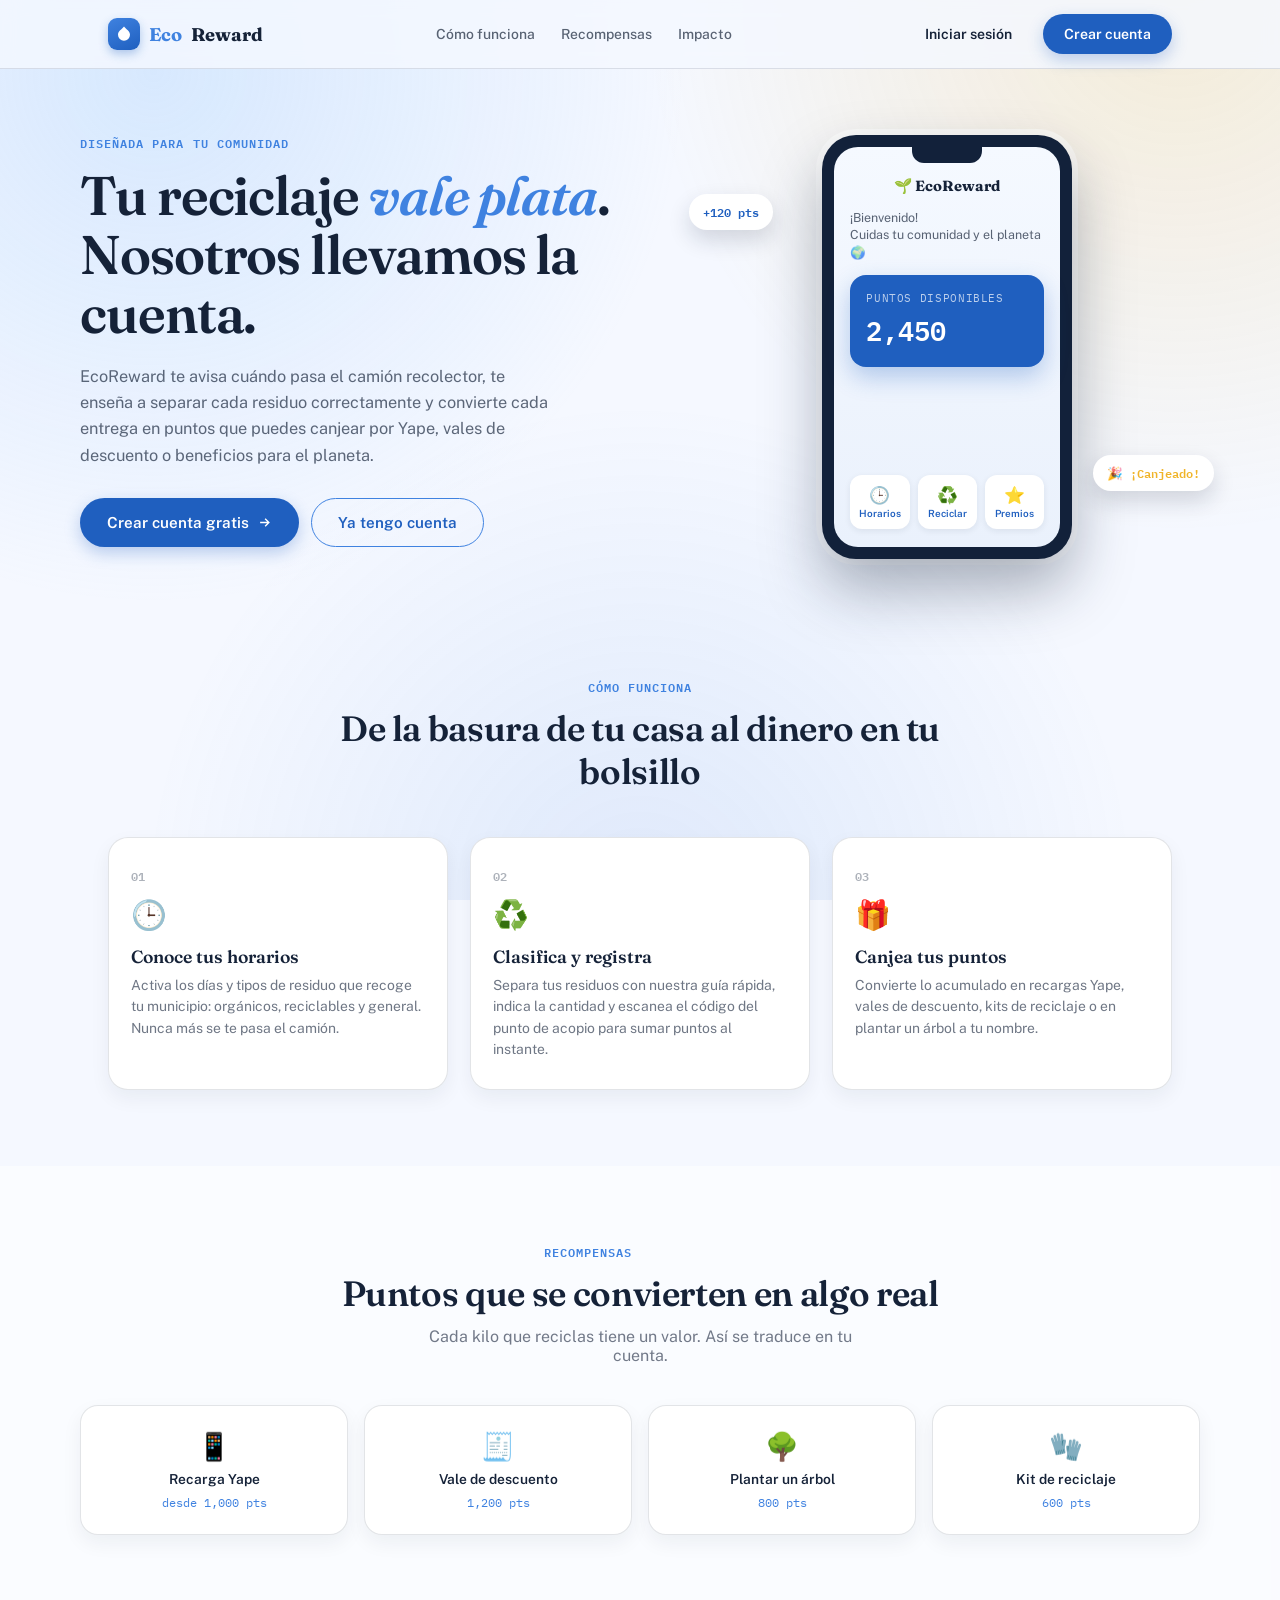
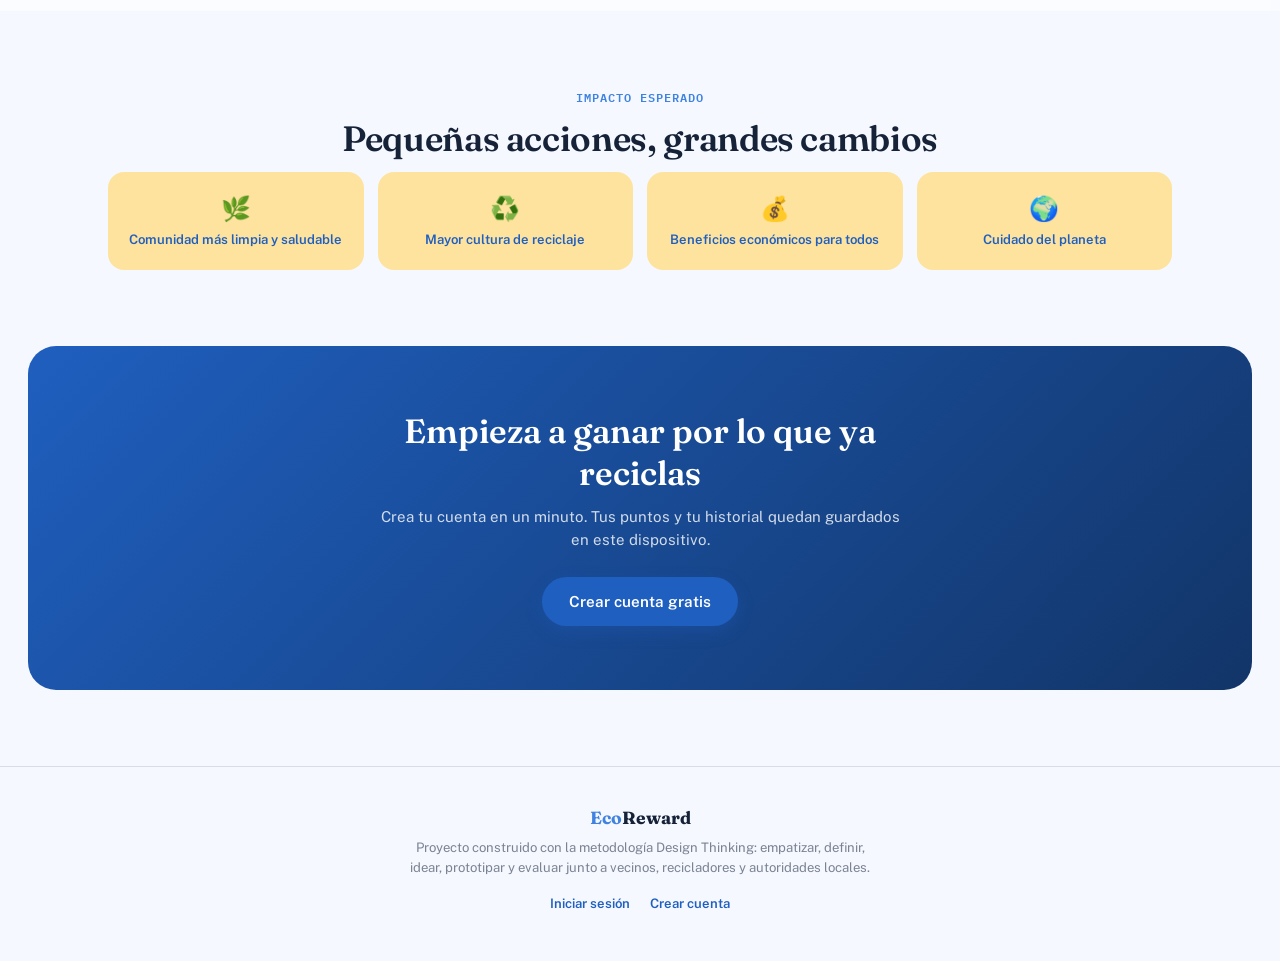
<file: index.html>
<!DOCTYPE html>
<html lang="es">
<head>
<meta charset="UTF-8">
<meta name="viewport" content="width=device-width, initial-scale=1.0">
<title>EcoReward — Recicla, suma puntos, gana dinero</title>
<meta name="description" content="EcoReward informa tus horarios de recolección de residuos, te enseña a clasificarlos y convierte tu reciclaje en puntos canjeables por dinero.">
<link rel="preconnect" href="https://fonts.googleapis.com">
<link href="https://fonts.googleapis.com/css2?family=Fraunces:ital,opsz,wght@0,9..144,500;0,9..144,600;0,9..144,700;1,9..144,500&family=Public+Sans:wght@400;500;600;700;800&family=IBM+Plex+Mono:wght@500;600&display=swap" rel="stylesheet">
<link rel="stylesheet" href="landing.css">
</head>
<body>

<div class="noise-layer" aria-hidden="true"></div>

<!-- ============ NAV ============ -->
<header class="nav">
  <div class="nav-inner">
    <a class="nav-brand" href="#top">
      <span class="nav-mark">
        <svg width="18" height="18" viewBox="0 0 24 24" fill="none"><path d="M12 2C9 6 4 8 4 13a8 8 0 0016 0c0-5-5-7-8-11z" fill="#fff"/></svg>
      </span>
      <em>Eco</em>Reward
    </a>
    <nav class="nav-links">
      <a href="#como-funciona">Cómo funciona</a>
      <a href="#recompensas">Recompensas</a>
      <a href="#impacto">Impacto</a>
    </nav>
    <div class="nav-actions">
      <a class="btn btn-ghost" href="app/app.html?tab=login">Iniciar sesión</a>
      <a class="btn btn-primary" href="app/app.html?tab=register">Crear cuenta</a>
    </div>
    <button class="nav-burger" id="navBurger" aria-label="Abrir menú">
      <span></span><span></span><span></span>
    </button>
  </div>
  <div class="nav-mobile" id="navMobile">
    <a href="#como-funciona">Cómo funciona</a>
    <a href="#recompensas">Recompensas</a>
    <a href="#impacto">Impacto</a>
    <a class="btn btn-ghost" href="app/app.html?tab=login">Iniciar sesión</a>
    <a class="btn btn-primary" href="app/app.html?tab=register">Crear cuenta</a>
  </div>
</header>

<!-- ============ HERO ============ -->
<section class="hero" id="top">
  <div class="hero-inner">
    <div class="hero-copy">
      <p class="eyebrow">Diseñada para tu comunidad</p>
      <h1>Tu reciclaje <em>vale plata</em>.<br>Nosotros llevamos la cuenta.</h1>
      <p class="hero-sub">
        EcoReward te avisa cuándo pasa el camión recolector, te enseña a separar
        cada residuo correctamente y convierte cada entrega en puntos que puedes
        canjear por Yape, vales de descuento o beneficios para el planeta.
      </p>
      <div class="hero-actions">
        <a class="btn btn-primary btn-lg" href="app/app.html?tab=register">
          Crear cuenta gratis
          <svg width="15" height="15" viewBox="0 0 24 24" fill="none" stroke="currentColor" stroke-width="2.2"><path d="M5 12h14M13 6l6 6-6 6"/></svg>
        </a>
        <a class="btn btn-outline btn-lg" href="app/app.html?tab=login">Ya tengo cuenta</a>
      </div>
    </div>

    <div class="hero-visual" aria-hidden="true">
      <div class="phone">
        <div class="phone-notch"></div>
        <div class="phone-screen">
          <div class="phone-topbar">
            <span class="phone-logo">🌱 EcoReward</span>
          </div>
          <p class="phone-greet">¡Bienvenido!<br>Cuidas tu comunidad y el planeta 🌍</p>
          <div class="phone-points-card">
            <span class="pp-label">Puntos disponibles</span>
            <span class="pp-value" id="phonePoints">0</span>
          </div>
          <div class="phone-tabs">
            <div class="phone-tab"><span>🕒</span>Horarios</div>
            <div class="phone-tab"><span>♻️</span>Reciclar</div>
            <div class="phone-tab"><span>⭐</span>Premios</div>
          </div>
        </div>
      </div>
      <div class="hero-badge hero-badge--1">+120 pts</div>
      <div class="hero-badge hero-badge--2">🎉 ¡Canjeado!</div>
    </div>
  </div>
</section>

<!-- ============ CÓMO FUNCIONA ============ -->
<section class="section" id="como-funciona">
  <p class="section-eyebrow">Cómo funciona</p>
  <h2 class="section-title">De la basura de tu casa al dinero en tu bolsillo</h2>

  <div class="steps">
    <article class="step">
      <span class="step-num">01</span>
      <div class="step-icon">🕒</div>
      <h3>Conoce tus horarios</h3>
      <p>Activa los días y tipos de residuo que recoge tu municipio: orgánicos, reciclables y general. Nunca más se te pasa el camión.</p>
    </article>
    <article class="step">
      <span class="step-num">02</span>
      <div class="step-icon">♻️</div>
      <h3>Clasifica y registra</h3>
      <p>Separa tus residuos con nuestra guía rápida, indica la cantidad y escanea el código del punto de acopio para sumar puntos al instante.</p>
    </article>
    <article class="step">
      <span class="step-num">03</span>
      <div class="step-icon">🎁</div>
      <h3>Canjea tus puntos</h3>
      <p>Convierte lo acumulado en recargas Yape, vales de descuento, kits de reciclaje o en plantar un árbol a tu nombre.</p>
    </article>
  </div>
</section>

<!-- ============ RECOMPENSAS ============ -->
<section class="section section-alt" id="recompensas">
  <p class="section-eyebrow">Recompensas</p>
  <h2 class="section-title">Puntos que se convierten en algo real</h2>
  <p class="section-sub">Cada kilo que reciclas tiene un valor. Así se traduce en tu cuenta.</p>

  <div class="rewards-grid">
    <div class="reward-tile">
      <span class="rt-emoji">📱</span>
      <span class="rt-name">Recarga Yape</span>
      <span class="rt-cost">desde 1,000 pts</span>
    </div>
    <div class="reward-tile">
      <span class="rt-emoji">🧾</span>
      <span class="rt-name">Vale de descuento</span>
      <span class="rt-cost">1,200 pts</span>
    </div>
    <div class="reward-tile">
      <span class="rt-emoji">🌳</span>
      <span class="rt-name">Plantar un árbol</span>
      <span class="rt-cost">800 pts</span>
    </div>
    <div class="reward-tile">
      <span class="rt-emoji">🧤</span>
      <span class="rt-name">Kit de reciclaje</span>
      <span class="rt-cost">600 pts</span>
    </div>
  </div>
</section>

<!-- ============ IMPACTO ============ -->
<section class="section" id="impacto">
  <p class="section-eyebrow">Impacto esperado</p>
  <h2 class="section-title">Pequeñas acciones, grandes cambios</h2>

  <div class="impact-grid">
    <div class="impact-item">
      <span class="ii-emoji">🌿</span>
      <span class="ii-text">Comunidad más limpia y saludable</span>
    </div>
    <div class="impact-item">
      <span class="ii-emoji">♻️</span>
      <span class="ii-text">Mayor cultura de reciclaje</span>
    </div>
    <div class="impact-item">
      <span class="ii-emoji">💰</span>
      <span class="ii-text">Beneficios económicos para todos</span>
    </div>
    <div class="impact-item">
      <span class="ii-emoji">🌍</span>
      <span class="ii-text">Cuidado del planeta</span>
    </div>
  </div>
</section>

<!-- ============ CTA FINAL ============ -->
<section class="cta">
  <div class="cta-inner">
    <h2>Empieza a ganar por lo que ya reciclas</h2>
    <p>Crea tu cuenta en un minuto. Tus puntos y tu historial quedan guardados en este dispositivo.</p>
    <a class="btn btn-primary btn-lg" href="app/app.html?tab=register">Crear cuenta gratis</a>
  </div>
</section>

<!-- ============ FOOTER ============ -->
<footer class="footer">
  <div class="footer-inner">
    <div class="footer-brand"><em>Eco</em>Reward</div>
    <p>Proyecto construido con la metodología Design Thinking: empatizar, definir, idear, prototipar y evaluar junto a vecinos, recicladores y autoridades locales.</p>
    <div class="footer-links">
      <a href="app/app.html?tab=login">Iniciar sesión</a>
      <a href="app/app.html?tab=register">Crear cuenta</a>
    </div>
  </div>
</footer>

<script src="landing.js"></script>
</body>
</html>
</file>
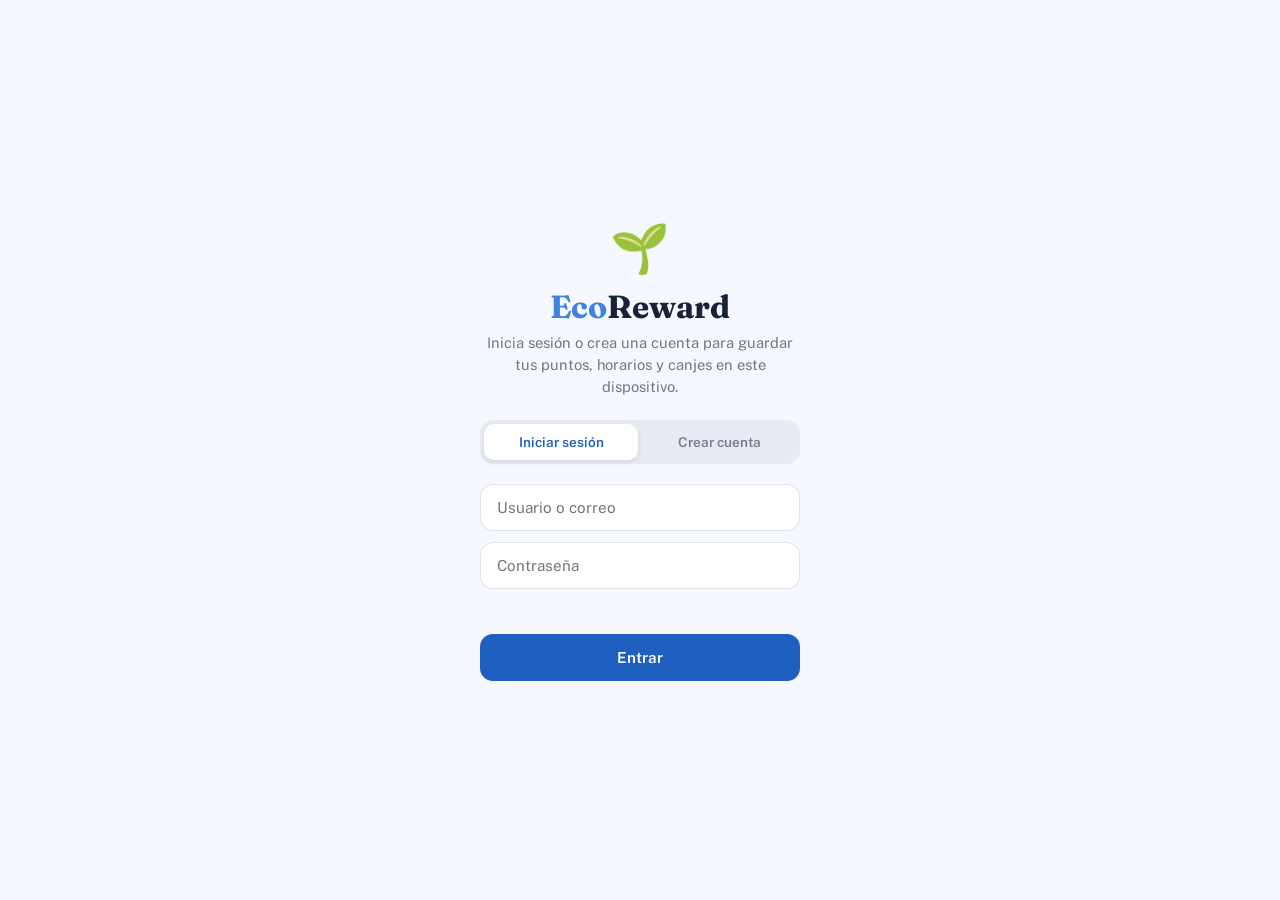
<file: app/app.html>
<!DOCTYPE html>
<html lang="es">
<head>
<meta charset="UTF-8">
<meta name="viewport" content="width=device-width, initial-scale=1.0, viewport-fit=cover">
<title>EcoReward — Recicla, gana, canjea</title>
<link rel="preconnect" href="https://fonts.googleapis.com">
<link href="https://fonts.googleapis.com/css2?family=Fraunces:ital,wght@0,500;0,600;0,700;1,500&family=Public+Sans:wght@400;500;600;700&family=IBM+Plex+Mono:wght@500;600&display=swap" rel="stylesheet">
<link rel="stylesheet" href="app.css">
</head>
<body>

<!-- Auth: login / registro -->
<div class="onboard" id="onboard">
  <div class="onboard-leaf">🌱</div>
  <h1><em>Eco</em>Reward</h1>
  <p class="onboard-sub">Inicia sesión o crea una cuenta para guardar tus puntos, horarios y canjes en este dispositivo.</p>

  <div class="auth-tabs">
    <button class="auth-tab active" data-tab="login" id="tabLogin">Iniciar sesión</button>
    <button class="auth-tab" data-tab="register" id="tabRegister">Crear cuenta</button>
  </div>

  <form class="auth-form active" id="formLogin" autocomplete="off">
    <input type="text" id="loginId" placeholder="Usuario o correo" autocomplete="username">
    <input type="password" id="loginPw" placeholder="Contraseña" autocomplete="current-password">
    <div class="auth-error" id="loginError"></div>
    <button type="submit" class="primary-auth">Entrar</button>
  </form>

  <form class="auth-form" id="formRegister" autocomplete="off">
    <input type="text" id="regName" placeholder="Tu nombre" autocomplete="name">
    <input type="text" id="regId" placeholder="Usuario o correo" autocomplete="username">
    <input type="password" id="regPw" placeholder="Contraseña (mín. 4 caracteres)" autocomplete="new-password">
    <input type="password" id="regPw2" placeholder="Confirmar contraseña" autocomplete="new-password">
    <div class="auth-error" id="registerError"></div>
    <button type="submit" class="primary-auth">Crear cuenta</button>
  </form>
</div>

<div class="app-shell">

  <!-- Header -->
  <header class="app-header">
    <div class="brand">
      <div class="brand-mark">
        <svg width="20" height="20" viewBox="0 0 24 24" fill="none"><path d="M12 2C9 6 4 8 4 13a8 8 0 0016 0c0-5-5-7-8-11z" fill="#fff" opacity="0.95"/></svg>
      </div>
      <div>
        <div class="brand-name"><em>Eco</em>Reward</div>
        <button class="greeting-btn" id="greetingBtn">
          <div class="greeting" id="greetingText">Hola 👋 ▾</div>
        </button>
      </div>
    </div>
    <div class="points-chip">
      <svg width="16" height="16" viewBox="0 0 24 24" fill="none"><circle cx="12" cy="12" r="9" fill="#F0B429"/><path d="M8 12.5l2.5 2.5L16 9.5" stroke="#fff" stroke-width="2" stroke-linecap="round" stroke-linejoin="round"/></svg>
      <span id="chipPoints">0</span>
    </div>
    <div class="user-menu" id="userMenu">
      <div class="user-menu-name" id="userMenuName">—</div>
      <button id="logoutBtn">
        <svg width="15" height="15" viewBox="0 0 24 24" fill="none" stroke="currentColor" stroke-width="2"><path d="M9 21H5a2 2 0 01-2-2V5a2 2 0 012-2h4"/><path d="M16 17l5-5-5-5"/><path d="M21 12H9"/></svg>
        Cerrar sesión
      </button>
    </div>
  </header>

  <main>
    <!-- ============ INICIO ============ -->
    <section class="view active" id="view-inicio">
      <h2 class="view-title">Tu impacto hoy</h2>
      <p class="view-sub">Cada residuo bien clasificado suma puntos que puedes convertir en dinero.</p>

      <div class="card growth-card">
        <div class="ring-wrap">
          <svg width="176" height="176" viewBox="0 0 176 176">
            <defs>
              <linearGradient id="ringGradient" x1="0" y1="0" x2="1" y2="1">
                <stop offset="0%" stop-color="#3F82E0"/>
                <stop offset="100%" stop-color="#F0B429"/>
              </linearGradient>
            </defs>
            <circle class="ring-track" cx="88" cy="88" r="78"></circle>
            <circle class="ring-progress" id="ringProgress" cx="88" cy="88" r="78" stroke-dasharray="490" stroke-dashoffset="490"></circle>
          </svg>
          <div class="ring-center">
            <div class="stage-emoji" id="stageEmoji">🌱</div>
            <div class="points-big" id="ringPoints">0</div>
            <div class="points-label">puntos</div>
          </div>
        </div>
        <div class="stage-name" id="stageName">Semilla</div>
        <div class="stage-next" id="stageNext">Faltan 500 pts para brotar</div>

        <div class="quick-row">
          <button class="quick-btn" data-goto="reciclar">
            <strong>📷 Registrar entrega</strong>
            <span class="qsub">Escanea y suma puntos</span>
          </button>
          <button class="quick-btn secondary" data-goto="recompensas">
            <strong>🎁 Canjear puntos</strong>
            <span class="qsub">Dinero y beneficios</span>
          </button>
        </div>
      </div>

      <div class="card next-pickup" id="nextPickupCard">
        <div class="np-icon">
          <svg width="22" height="22" viewBox="0 0 24 24" fill="none"><rect x="3" y="5" width="18" height="16" rx="3" stroke="currentColor" stroke-width="1.8"/><path d="M8 3v4M16 3v4M3 10h18" stroke="currentColor" stroke-width="1.8" stroke-linecap="round"/></svg>
        </div>
        <div>
          <div class="np-day" id="npDay">Sin recojos activados</div>
          <div class="np-detail" id="npDetail">Activa un horario en la pestaña Horarios</div>
        </div>
      </div>

      <div class="section-label">Impacto esperado</div>
      <div class="impact-grid">
        <div class="impact-tile">
          <div class="impact-num" id="impactKg">0 kg</div>
          <div class="impact-lbl">Reciclado total</div>
        </div>
        <div class="impact-tile">
          <div class="impact-num" id="impactEntregas">0</div>
          <div class="impact-lbl">Entregas registradas</div>
        </div>
        <div class="impact-tile">
          <div class="impact-num" id="impactCanjes">S/ 0</div>
          <div class="impact-lbl">Ganado en canjes</div>
        </div>
      </div>
    </section>

    <!-- ============ HORARIOS ============ -->
    <section class="view" id="view-horarios">
      <h2 class="view-title">Horarios de recolección</h2>
      <p class="view-sub">Activa los días y tipos de residuo que recoge tu municipio para no perderte el camión.</p>

      <div class="card anim-card">
        <svg class="waste-scene" viewBox="0 0 600 176" xmlns="http://www.w3.org/2000/svg" role="img" aria-label="Animación de una persona depositando residuos en el tacho correcto">
          <line class="scene-ground" x1="0" y1="150" x2="600" y2="150"></line>

          <!-- Tacho Orgánicos -->
          <g class="bin">
            <rect x="88" y="98" width="44" height="52" rx="7" class="bin-body bin-organico"></rect>
            <rect x="85" y="88" width="50" height="13" rx="5" class="bin-lid bin-lid-organico"></rect>
            <text x="110" y="168" class="bin-label">Orgánicos</text>
          </g>

          <!-- Tacho Reciclables -->
          <g class="bin">
            <rect x="278" y="98" width="44" height="52" rx="7" class="bin-body bin-reciclable"></rect>
            <rect x="275" y="88" width="50" height="13" rx="5" class="bin-lid bin-lid-reciclable"></rect>
            <text x="300" y="168" class="bin-label">Reciclables</text>
          </g>

          <!-- Tacho General -->
          <g class="bin">
            <rect x="468" y="98" width="44" height="52" rx="7" class="bin-body bin-general"></rect>
            <rect x="465" y="88" width="50" height="13" rx="5" class="bin-lid bin-lid-general"></rect>
            <text x="490" y="168" class="bin-label">General</text>
          </g>

          <!-- Bolsas cayendo en cada tacho -->
          <rect id="bag1" class="drop-bag drop-bag-1" x="102" y="70" width="16" height="14" rx="3"></rect>
          <rect id="bag2" class="drop-bag drop-bag-2" x="292" y="70" width="16" height="14" rx="3"></rect>
          <rect id="bag3" class="drop-bag drop-bag-3" x="482" y="70" width="16" height="14" rx="3"></rect>

          <!-- Chispas de puntos -->
          <text class="drop-spark spark-1" x="110" y="80">✓</text>
          <text class="drop-spark spark-2" x="300" y="80">✓</text>
          <text class="drop-spark spark-3" x="490" y="80">✓</text>

          <!-- Persona caminando -->
          <g id="walker" class="walker">
            <circle cx="0" cy="96" r="9" class="walker-part"></circle>
            <line x1="0" y1="105" x2="0" y2="130" class="walker-part walker-thick"></line>
            <line x1="0" y1="113" x2="15" y2="122" class="walker-part walker-thick"></line>
            <rect x="9" y="117" width="14" height="12" rx="3" class="walker-bag"></rect>
            <line x1="0" y1="130" x2="-9" y2="149" class="walker-part walker-thick leg leg-a"></line>
            <line x1="0" y1="130" x2="9" y2="149" class="walker-part walker-thick leg leg-b"></line>
          </g>
        </svg>
        <p class="anim-caption">Cada residuo en el tacho correcto suma puntos 🎯</p>
      </div>

      <div class="day-strip" id="dayStrip"></div>

      <div class="card" id="scheduleCard">
        <div id="wasteRows"></div>
      </div>

      <div class="card guide-card">
        <h3>Guía rápida de clasificación</h3>
        <div class="guide-item"><b>🟫 Orgánicos:</b> restos de comida, cáscaras, poda del jardín.</div>
        <div class="guide-item"><b>🟩 Reciclables:</b> papel, cartón, plástico, vidrio y metal limpios y secos.</div>
        <div class="guide-item"><b>⬛ General:</b> lo que no se puede reciclar ni compostar (pañales, colillas, cerámica).</div>
      </div>
    </section>

    <!-- ============ RECICLAR ============ -->
    <section class="view" id="view-reciclar">
      <h2 class="view-title">Registrar entrega</h2>
      <p class="view-sub">Elige el tipo de residuo, indica la cantidad y escanea el código del punto de acopio.</p>

      <div class="card">
        <label class="field-label">Tipo de residuo</label>
        <div class="type-grid" id="typeGrid"></div>

        <label class="field-label">Cantidad aproximada (kg)</label>
        <div class="qty-row">
          <button class="qty-btn" id="qtyMinus">−</button>
          <div class="qty-value" id="qtyValue">1</div>
          <button class="qty-btn" id="qtyPlus">+</button>
        </div>

        <button class="btn-primary" id="scanBtn">
          <svg width="17" height="17" viewBox="0 0 24 24" fill="none"><rect x="3" y="3" width="6" height="6" rx="1" stroke="#fff" stroke-width="1.8"/><rect x="15" y="3" width="6" height="6" rx="1" stroke="#fff" stroke-width="1.8"/><rect x="3" y="15" width="6" height="6" rx="1" stroke="#fff" stroke-width="1.8"/><path d="M15 15h2.5M15 18.5h6M20.5 15v6" stroke="#fff" stroke-width="1.8" stroke-linecap="round"/></svg>
          Escanear código y sumar puntos
        </button>
      </div>

      <div class="section-label">Historial de entregas</div>
      <div class="card" id="logCard">
        <div class="empty-note" id="logEmpty">Aún no registras entregas. ¡Escanea tu primer código!</div>
        <div id="logList"></div>
      </div>
    </section>

    <!-- ============ RECOMPENSAS ============ -->
    <section class="view" id="view-recompensas">
      <h2 class="view-title">Canjea tus puntos</h2>
      <p class="view-sub">Convierte lo que reciclaste en dinero y beneficios reales.</p>

      <div class="balance-banner">
        <div>
          <div class="bb-label">Puntos disponibles</div>
          <div class="bb-num" id="bannerPoints">0</div>
        </div>
        <div class="bb-icon">⭐</div>
      </div>

      <div id="rewardsList"></div>

      <div class="section-label">Últimos canjes</div>
      <div class="card">
        <div class="empty-note" id="redeemEmpty">Todavía no has canjeado puntos.</div>
        <div id="redeemList"></div>
      </div>
    </section>
  </main>
</div>

<!-- Bottom nav -->
<nav class="bottom-nav">
  <div class="nav-inner">
    <button class="nav-btn active" data-view="inicio">
      <svg viewBox="0 0 24 24" fill="none" stroke="currentColor" stroke-width="1.8"><path d="M3 11l9-7 9 7"/><path d="M5 10v10h14V10"/></svg>
      <span class="nav-label">Inicio</span>
    </button>
    <button class="nav-btn" data-view="horarios">
      <svg viewBox="0 0 24 24" fill="none" stroke="currentColor" stroke-width="1.8"><rect x="3" y="5" width="18" height="16" rx="3"/><path d="M8 3v4M16 3v4M3 10h18"/></svg>
      <span class="nav-label">Horarios</span>
    </button>
    <button class="nav-btn" data-view="reciclar">
      <svg viewBox="0 0 24 24" fill="none" stroke="currentColor" stroke-width="1.8"><path d="M7 19a2 2 0 100-4 2 2 0 000 4zM17 19a2 2 0 100-4 2 2 0 000 4z"/><path d="M5 4h2l2 12h9M9 8h11l-2 6H9"/></svg>
      <span class="nav-label">Reciclar</span>
    </button>
    <button class="nav-btn" data-view="recompensas">
      <svg viewBox="0 0 24 24" fill="none" stroke="currentColor" stroke-width="1.8"><rect x="3" y="8" width="18" height="13" rx="2"/><path d="M3 12h18M12 8v13M12 8c-1.5-4-6-4-6-1.5S9 8 12 8zM12 8c1.5-4 6-4 6-1.5S15 8 12 8z"/></svg>
      <span class="nav-label">Premios</span>
    </button>
  </div>
</nav>

<!-- Scan overlay -->
<div class="scan-overlay" id="scanOverlay">
  <div class="scan-box"><div class="scan-line"></div></div>
  <p>Escaneando código del punto de acopio…</p>
</div>

<!-- Confirmación de canje -->
<div class="confirm-overlay" id="confirmOverlay">
  <div class="confirm-box">
    <div class="confirm-emoji" id="confirmEmoji">🎁</div>
    <h3 id="confirmTitle">Canjear recompensa</h3>
    <p id="confirmText">¿Deseas canjear tus puntos?</p>
    <div class="confirm-balance" id="confirmBalance"></div>
    <div class="confirm-actions">
      <button class="btn-ghost" id="confirmCancel" type="button">Cancelar</button>
      <button class="btn-primary" id="confirmAccept" type="button" style="margin-top:0;">Confirmar canje</button>
    </div>
  </div>
</div>

<!-- Toast -->
<div class="toast" id="toast"></div>

<script src="script.js"></script>
</body>
</html>
</file>
<file: landing.css>
:root{
  --ink:#152238;
  --bg:#F5F8FF;
  --card:#FFFFFF;
  --blue-deep:#1F5FBF;
  --blue-mid:#3F82E0;
  --blue-soft:#92C5FC;
  --sun-deep:#F0B429;
  --sun:#FEE39F;
  --coral:#C1502E;
  --line: rgba(21,34,56,0.12);
  --font-display:'Fraunces', Georgia, serif;
  --font-body:'Public Sans', -apple-system, BlinkMacSystemFont, 'Segoe UI', sans-serif;
  --font-mono:'IBM Plex Mono', 'Courier New', monospace;
  --max: 1120px;
}
*{ box-sizing:border-box; }
html{ scroll-behavior:smooth; }
body{
  margin:0;
  background:var(--bg);
  color:var(--ink);
  font-family:var(--font-body);
  -webkit-font-smoothing:antialiased;
  overflow-x:hidden;
}
a{ color:inherit; text-decoration:none; }
img,svg{ display:block; max-width:100%; }

.noise-layer{
  position:fixed; inset:0; pointer-events:none; z-index:0;
  background:
    radial-gradient(circle at 12% 8%, rgba(146,197,252,0.30), transparent 38%),
    radial-gradient(circle at 92% 0%, rgba(240,180,41,0.18), transparent 36%),
    radial-gradient(circle at 50% 100%, rgba(63,130,224,0.12), transparent 45%);
}

.btn{
  display:inline-flex; align-items:center; justify-content:center; gap:8px;
  padding:11px 20px; border-radius:100px; font-weight:600; font-size:0.88rem;
  border:1.5px solid transparent; cursor:pointer; white-space:nowrap;
  transition:transform .15s ease, box-shadow .15s ease, background .15s ease;
}
.btn:active{ transform:scale(0.97); }
.btn-primary{ background:var(--blue-deep); color:#fff; box-shadow:0 6px 16px rgba(31,95,191,0.28); }
.btn-primary:hover{ background:#17509E; }
.btn-ghost{ background:transparent; color:var(--ink); }
.btn-ghost:hover{ background:rgba(21,34,56,0.06); }
.btn-outline{ background:transparent; color:var(--blue-deep); border-color:var(--blue-mid); }
.btn-outline:hover{ background:rgba(63,130,224,0.08); }
.btn-lg{ padding:15px 26px; font-size:0.95rem; }

/* ============ NAV ============ */
.nav{
  position:sticky; top:0; z-index:50;
  background:rgba(245,248,255,0.82); backdrop-filter:blur(10px);
  border-bottom:1px solid var(--line);
}
.nav-inner{
  max-width:var(--max); margin:0 auto; padding:14px 28px;
  display:flex; align-items:center; justify-content:space-between; gap:24px;
}
.nav-brand{
  display:flex; align-items:center; gap:9px;
  font-family:var(--font-display); font-weight:700; font-size:1.15rem;
}
.nav-brand em{ color:var(--blue-mid); font-style:normal; }
.nav-mark{
  width:32px;height:32px;border-radius:9px;
  background:linear-gradient(155deg,var(--blue-mid),var(--blue-deep));
  display:flex;align-items:center;justify-content:center;
  box-shadow:0 4px 10px rgba(31,95,191,0.32);
}
.nav-links{ display:flex; gap:26px; font-size:0.87rem; font-weight:500; color:rgba(21,34,56,0.7); }
.nav-links a:hover{ color:var(--blue-deep); }
.nav-actions{ display:flex; align-items:center; gap:10px; }
.nav-burger{
  display:none; flex-direction:column; gap:4px; background:none; border:none; cursor:pointer; padding:6px;
}
.nav-burger span{ width:20px; height:2px; background:var(--ink); border-radius:2px; }
.nav-mobile{
  display:none; flex-direction:column; gap:14px; padding:16px 28px 22px;
  border-top:1px solid var(--line); font-size:0.9rem; font-weight:500;
}
.nav-mobile.open{ display:flex; }
.nav-mobile .btn{ width:100%; }

/* ============ HERO ============ */
.hero{ position:relative; z-index:1; padding:64px 28px 40px; }
.hero-inner{
  max-width:var(--max); margin:0 auto;
  display:grid; grid-template-columns:1.05fr 0.95fr; gap:56px; align-items:center;
}
.eyebrow{
  font-family:var(--font-mono); text-transform:uppercase; letter-spacing:0.09em;
  font-size:0.72rem; color:var(--blue-mid); font-weight:600; margin:0 0 14px;
}
.hero h1{
  font-family:var(--font-display); font-weight:600; font-size:clamp(2.2rem, 4.4vw, 3.4rem);
  line-height:1.08; letter-spacing:-0.02em; margin:0 0 20px;
}
.hero h1 em{ font-style:italic; color:var(--blue-mid); }
.hero-sub{
  font-size:1.02rem; line-height:1.6; color:rgba(21,34,56,0.68); max-width:480px; margin:0 0 30px;
}
.hero-actions{ display:flex; gap:12px; flex-wrap:wrap; margin-bottom:14px; }
.hero-note{ font-size:0.78rem; color:rgba(21,34,56,0.48); }

/* Phone mockup */
.hero-visual{ position:relative; display:flex; justify-content:center; }
.phone{
  width:250px; background:#12213A; border-radius:34px; padding:12px;
  box-shadow:0 30px 60px rgba(21,34,56,0.35), 0 0 0 6px rgba(255,255,255,0.5);
  position:relative;
}
.phone-notch{
  position:absolute; top:12px; left:50%; transform:translateX(-50%);
  width:70px; height:16px; background:#12213A; border-radius:0 0 12px 12px; z-index:2;
}
.phone-screen{
  background:linear-gradient(180deg, #F5F9FF, #EAF1FC);
  border-radius:24px; padding:30px 16px 18px; min-height:400px;
  display:flex; flex-direction:column; gap:14px;
}
.phone-topbar{ display:flex; justify-content:center; }
.phone-logo{ font-family:var(--font-display); font-weight:700; font-size:0.92rem; }
.phone-greet{
  font-size:0.78rem; line-height:1.4; color:rgba(21,34,56,0.7); margin:0; text-align:left;
}
.phone-points-card{
  background:var(--blue-deep); border-radius:16px; padding:16px;
  display:flex; flex-direction:column; gap:4px; color:#fff;
  box-shadow:0 10px 24px rgba(31,95,191,0.3);
}
.pp-label{ font-size:0.66rem; text-transform:uppercase; letter-spacing:0.06em; opacity:0.7; font-family:var(--font-mono); }
.pp-value{ font-family:var(--font-mono); font-weight:600; font-size:1.7rem; }
.phone-tabs{ display:flex; gap:8px; margin-top:auto; }
.phone-tab{
  flex:1; background:var(--card); border-radius:12px; padding:10px 4px; text-align:center;
  font-size:0.62rem; font-weight:600; color:var(--blue-deep); box-shadow:0 2px 6px rgba(21,34,56,0.08);
}
.phone-tab span{ display:block; font-size:1.05rem; margin-bottom:3px; }

.hero-badge{
  position:absolute; background:var(--card); border-radius:100px; padding:8px 14px;
  font-family:var(--font-mono); font-weight:600; font-size:0.78rem; color:var(--blue-deep);
  box-shadow:0 10px 22px rgba(21,34,56,0.16); animation:floatY 4s ease-in-out infinite;
}
.hero-badge--1{ top:14%; left:-6px; }
.hero-badge--2{ bottom:16%; right:-14px; animation-delay:1.4s; color:var(--sun-deep); }
@keyframes floatY{ 0%,100%{ transform:translateY(0);} 50%{ transform:translateY(-9px);} }

/* ============ SECTIONS ============ */
.section{ position:relative; z-index:1; max-width:var(--max); margin:0 auto; padding:76px 28px; }
.section-alt{ background:rgba(255,255,255,0.5); max-width:none; border-radius:0; }
.section-alt > *{ max-width:var(--max); margin-left:auto; margin-right:auto; }
.section-eyebrow{
  font-family:var(--font-mono); text-transform:uppercase; letter-spacing:0.09em;
  font-size:0.72rem; color:var(--blue-mid); font-weight:600; margin:0 0 10px; text-align:center;
}
.section-title{
  font-family:var(--font-display); font-weight:600; font-size:clamp(1.6rem, 3vw, 2.2rem);
  text-align:center; margin:0 auto 12px; max-width:640px; letter-spacing:-0.01em;
}
.section-sub{ text-align:center; color:rgba(21,34,56,0.6); max-width:480px; margin:0 auto 40px; }

.steps{
  display:grid; grid-template-columns:repeat(3,1fr); gap:22px; margin-top:44px;
}
.step{
  background:var(--card); border:1px solid var(--line); border-radius:20px; padding:28px 22px;
  position:relative; box-shadow:0 8px 20px rgba(21,34,56,0.06);
}
.step-num{
  font-family:var(--font-mono); font-size:0.72rem; color:rgba(21,34,56,0.35); font-weight:600;
}
.step-icon{ font-size:1.8rem; margin:12px 0 14px; }
.step h3{ font-family:var(--font-display); font-size:1.1rem; margin:0 0 8px; font-weight:600; }
.step p{ font-size:0.87rem; line-height:1.55; color:rgba(21,34,56,0.62); margin:0; }

.rewards-grid{ display:grid; grid-template-columns:repeat(4,1fr); gap:16px; }
.reward-tile{
  background:var(--card); border:1px solid var(--line); border-radius:18px; padding:24px 12px;
  text-align:center; display:flex; flex-direction:column; align-items:center; gap:8px;
  box-shadow:0 8px 20px rgba(21,34,56,0.06);
}
.rt-emoji{ font-size:1.7rem; }
.rt-name{ font-weight:600; font-size:0.86rem; }
.rt-cost{ font-family:var(--font-mono); font-size:0.72rem; color:var(--blue-mid); }

.impact-grid{ display:grid; grid-template-columns:repeat(4,1fr); gap:14px; }
.impact-item{
  background:var(--sun); border-radius:16px; padding:22px 16px;
  display:flex; flex-direction:column; align-items:center; text-align:center; gap:8px;
}
.ii-emoji{ font-size:1.5rem; }
.ii-text{ font-size:0.82rem; font-weight:600; color:var(--blue-deep); line-height:1.3; }

/* ============ CTA ============ */
.cta{
  position:relative; z-index:1; margin:0 28px 76px; border-radius:28px;
  background:linear-gradient(135deg, var(--blue-deep), #123568);
  padding:64px 28px; text-align:center; color:#fff;
}
.cta-inner{ max-width:520px; margin:0 auto; }
.cta h2{ font-family:var(--font-display); font-size:clamp(1.6rem,3vw,2.1rem); margin:0 0 12px; font-weight:600; }
.cta p{ font-size:0.94rem; opacity:0.8; line-height:1.5; margin:0 0 26px; }

/* ============ FOOTER ============ */
.footer{ position:relative; z-index:1; padding:40px 28px 50px; border-top:1px solid var(--line); }
.footer-inner{ max-width:var(--max); margin:0 auto; text-align:center; }
.footer-brand{ font-family:var(--font-display); font-weight:700; font-size:1.1rem; margin-bottom:10px; }
.footer-brand em{ color:var(--blue-mid); font-style:normal; }
.footer-inner p{ max-width:480px; margin:0 auto 18px; font-size:0.82rem; color:rgba(21,34,56,0.55); line-height:1.5; }
.footer-links{ display:flex; gap:20px; justify-content:center; font-size:0.82rem; font-weight:600; color:var(--blue-deep); }

/* ============ RESPONSIVE ============ */
@media (max-width: 900px){
  .nav-links{ display:none; }
  .nav-actions{ display:none; }
  .nav-burger{ display:flex; }
  .hero-inner{ grid-template-columns:1fr; gap:44px; }
  .hero-visual{ order:-1; }
  .steps{ grid-template-columns:1fr; }
  .rewards-grid{ grid-template-columns:repeat(2,1fr); }
  .impact-grid{ grid-template-columns:repeat(2,1fr); }
}
@media (max-width:480px){
  .hero{ padding:44px 18px 30px; }
  .section{ padding:56px 18px; }
  .cta{ margin:0 16px 56px; padding:46px 20px; }
  .phone{ width:220px; }
}
</file>
<file: app/app.css>
:root{
    --ink:#152238;
    --bg:#F5F8FF;
    --card:#FFFFFF;
    --blue-deep:#1F5FBF;
    --blue-mid:#3F82E0;
    --blue-soft:#92C5FC;
    --sun-deep:#F0B429;
    --sun:#FEE39F;
    --coral:#C1502E;
    --line: rgba(21,34,56,0.12);
    --shadow: 0 8px 24px rgba(21,34,56,0.10);
    --radius: 18px;
    --font-display:'Fraunces', Georgia, serif;
    --font-body:'Public Sans', -apple-system, BlinkMacSystemFont, 'Segoe UI', sans-serif;
    --font-mono:'IBM Plex Mono', 'Courier New', monospace;
  }
  *{box-sizing:border-box;}
  html,body{margin:0;padding:0;}
  body{
    background:
      radial-gradient(circle at 8% 0%, rgba(146,197,252,0.28), transparent 42%),
      radial-gradient(circle at 100% 12%, rgba(240,180,41,0.16), transparent 40%),
      var(--bg);
    color:var(--ink);
    font-family:var(--font-body);
    min-height:100vh;
    -webkit-font-smoothing:antialiased;
  }
  ::selection{background:var(--blue-soft); color:var(--blue-deep);}
  button{font-family:inherit;}
  .app-shell{
    max-width:480px;
    margin:0 auto;
    min-height:100vh;
    background:transparent;
    position:relative;
    display:flex;
    flex-direction:column;
    padding-bottom:92px;
  }

  /* ---------- Header ---------- */
  .app-header{
    padding:26px 20px 18px;
    display:flex;
    align-items:flex-start;
    justify-content:space-between;
    gap:12px;
    position:relative;
  }
  .brand{
    display:flex;
    align-items:center;
    gap:10px;
  }
  .brand-mark{
    width:38px;height:38px;
    border-radius:11px;
    background:linear-gradient(155deg,var(--blue-mid),var(--blue-deep));
    display:flex;align-items:center;justify-content:center;
    box-shadow:0 4px 10px rgba(31,95,191,0.35);
    flex-shrink:0;
  }
  .brand-name{
    font-family:var(--font-display);
    font-weight:700;
    font-size:1.28rem;
    letter-spacing:-0.01em;
    line-height:1;
  }
  .brand-name em{ color:var(--blue-mid); font-style:normal; }
  .greeting{
    font-size:0.78rem;
    color:rgba(21,34,56,0.6);
    margin-top:3px;
    font-family:var(--font-mono);
    letter-spacing:0.02em;
  }
  .points-chip{
    display:flex;
    align-items:center;
    gap:7px;
    background:var(--card);
    border:1px solid var(--line);
    border-radius:100px;
    padding:8px 14px 8px 10px;
    box-shadow:var(--shadow);
    font-family:var(--font-mono);
    font-weight:600;
    font-size:0.92rem;
    white-space:nowrap;
  }
  .points-chip svg{ flex-shrink:0; }

  main{ padding:0 20px; flex:1; }
  section.view{ display:none; animation:fadeUp .35s ease; }
  section.view.active{ display:block; }
  @keyframes fadeUp{ from{opacity:0; transform:translateY(8px);} to{opacity:1; transform:none;} }

  h2.view-title{
    font-family:var(--font-display);
    font-size:1.5rem;
    font-weight:600;
    margin:6px 0 4px;
    letter-spacing:-0.01em;
  }
  p.view-sub{
    margin:0 0 20px;
    color:rgba(21,34,56,0.62);
    font-size:0.92rem;
    line-height:1.45;
  }

  .card{
    background:var(--card);
    border-radius:var(--radius);
    border:1px solid var(--line);
    box-shadow:var(--shadow);
    padding:20px;
  }
  .card + .card{ margin-top:14px; }

  /* ---------- Inicio: growth ring ---------- */
  .growth-card{
    display:flex;
    flex-direction:column;
    align-items:center;
    text-align:center;
    padding:26px 20px 22px;
    position:relative;
    overflow:hidden;
  }
  .growth-card::before{
    content:"";
    position:absolute; inset:0;
    background:linear-gradient(180deg, rgba(146,197,252,0.16), transparent 55%);
    pointer-events:none;
  }
  .ring-wrap{ position:relative; width:176px; height:176px; margin:4px auto 6px;}
  .ring-wrap svg{ transform:rotate(-90deg); }
  .ring-track{ fill:none; stroke:rgba(21,34,56,0.08); stroke-width:10; }
  .ring-progress{
    fill:none; stroke:url(#ringGradient); stroke-width:10; stroke-linecap:round;
    transition:stroke-dashoffset 1s cubic-bezier(.22,1,.36,1);
  }
  .ring-center{
    position:absolute; inset:0;
    display:flex; flex-direction:column; align-items:center; justify-content:center;
  }
  .stage-emoji{ font-size:2.6rem; line-height:1; margin-bottom:2px; filter:drop-shadow(0 3px 4px rgba(21,34,56,0.18)); transition:transform .4s ease;}
  .points-big{ font-family:var(--font-mono); font-weight:600; font-size:1.55rem; letter-spacing:-0.02em; }
  .points-label{ font-size:0.7rem; color:rgba(21,34,56,0.55); letter-spacing:0.05em; text-transform:uppercase; }
  .stage-name{
    font-family:var(--font-display); font-style:italic; font-weight:500;
    font-size:1rem; margin-top:10px; color:var(--blue-deep);
  }
  .stage-next{ font-size:0.78rem; color:rgba(21,34,56,0.55); margin-top:2px;}

  .quick-row{
    display:grid; grid-template-columns:1fr 1fr; gap:10px; margin-top:16px;
  }
  .quick-btn{
    display:flex; flex-direction:column; align-items:flex-start; gap:6px;
    background:var(--blue-deep); color:#fff;
    border:none; border-radius:14px; padding:14px 14px;
    cursor:pointer; text-align:left;
    transition:transform .15s ease, box-shadow .15s ease;
  }
  .quick-btn:active{ transform:scale(0.97); }
  .quick-btn.secondary{ background:var(--card); color:var(--ink); border:1px solid var(--line); }
  .quick-btn strong{ font-size:0.88rem; font-weight:600; }
  .quick-btn span.qsub{ font-size:0.72rem; opacity:0.75; }

  .next-pickup{
    display:flex; align-items:center; gap:14px; margin-top:14px;
  }
  .np-icon{
    width:46px;height:46px;border-radius:12px;
    background:var(--sun); color:var(--blue-deep);
    display:flex;align-items:center;justify-content:center; flex-shrink:0;
  }
  .np-day{ font-family:var(--font-display); font-weight:600; font-size:1.05rem; }
  .np-detail{ font-size:0.8rem; color:rgba(21,34,56,0.6); font-family:var(--font-mono); }

  .section-label{
    font-family:var(--font-mono); font-size:0.72rem; letter-spacing:0.08em;
    text-transform:uppercase; color:rgba(21,34,56,0.5); margin:22px 2px 10px;
  }

  .impact-grid{ display:grid; grid-template-columns:1fr 1fr 1fr; gap:10px; }
  .impact-tile{
    background:var(--card); border:1px solid var(--line); border-radius:14px;
    padding:12px 10px; text-align:center;
  }
  .impact-num{ font-family:var(--font-mono); font-weight:600; font-size:1.05rem; color:var(--blue-deep); }
  .impact-lbl{ font-size:0.68rem; color:rgba(21,34,56,0.55); margin-top:2px; line-height:1.2;}

  /* ---------- Horarios ---------- */
  .day-strip{
    display:flex; gap:7px; overflow-x:auto; padding-bottom:4px; margin-bottom:16px;
    scrollbar-width:none;
  }
  .day-strip::-webkit-scrollbar{ display:none; }
  .day-pill{
    flex:0 0 auto; width:52px; padding:10px 0; border-radius:14px;
    border:1px solid var(--line); background:var(--card);
    display:flex; flex-direction:column; align-items:center; gap:3px;
    cursor:pointer; transition:all .15s ease;
  }
  .day-pill .d-name{ font-size:0.65rem; text-transform:uppercase; letter-spacing:0.03em; color:rgba(21,34,56,0.5); font-family:var(--font-mono);}
  .day-pill .d-dot{ width:7px;height:7px;border-radius:50%; background:transparent; }
  .day-pill.has-pickup .d-dot{ background:var(--blue-mid); }
  .day-pill.active{ background:var(--blue-deep); border-color:var(--blue-deep); }
  .day-pill.active .d-name{ color:rgba(255,255,255,0.7); }
  .day-pill.active .d-dot{ background:var(--sun-deep); }

  .waste-row{
    display:flex; align-items:center; gap:13px; padding:13px 4px;
    border-bottom:1px solid var(--line);
  }
  .waste-row:last-child{ border-bottom:none; }
  .waste-icon{
    width:42px;height:42px;border-radius:11px; flex-shrink:0;
    display:flex;align-items:center;justify-content:center; font-size:1.2rem;
  }
  .waste-icon.organico{ background:#FDF0CB; }
  .waste-icon.reciclable{ background:#DCEAFB; }
  .waste-icon.general{ background:#E7ECF5; }
  .waste-name{ font-weight:600; font-size:0.92rem; }
  .waste-time{ font-family:var(--font-mono); font-size:0.78rem; color:rgba(21,34,56,0.55); }
  .waste-toggle{ margin-left:auto; }
  .switch{ position:relative; width:40px; height:23px; flex-shrink:0; }
  .switch input{ opacity:0; width:0; height:0; }
  .slider{
    position:absolute; cursor:pointer; inset:0; background:rgba(21,34,56,0.15);
    border-radius:100px; transition:.2s;
  }
  .slider::before{
    content:""; position:absolute; width:17px;height:17px; left:3px; top:3px;
    background:#fff; border-radius:50%; transition:.2s; box-shadow:0 1px 3px rgba(0,0,0,0.25);
  }
  input:checked + .slider{ background:var(--blue-mid); }
  input:checked + .slider::before{ transform:translateX(17px); }
  .empty-note{
    text-align:center; color:rgba(21,34,56,0.5); font-size:0.85rem; padding:30px 10px;
  }

  .guide-card{ margin-top:14px; }
  .guide-card h3{ font-family:var(--font-display); font-size:1rem; margin:0 0 10px; font-weight:600;}
  .guide-item{ font-size:0.85rem; line-height:1.5; margin-bottom:8px; color:rgba(21,34,56,0.75);}
  .guide-item b{ color:var(--ink); }

  /* ---------- Animación: persona reciclando ---------- */
  .anim-card{ padding:16px 10px 14px; overflow:hidden; }
  .waste-scene{ width:100%; height:auto; display:block; overflow:visible; }
  .scene-ground{ stroke:rgba(21,34,56,0.15); stroke-width:2; }

  .bin-body{ stroke-width:2; }
  .bin-organico{ fill:#FDF0CB; stroke:var(--sun-deep); }
  .bin-reciclable{ fill:#DCEAFB; stroke:var(--blue-mid); }
  .bin-general{ fill:#E7ECF5; stroke:rgba(21,34,56,0.35); }
  .bin-lid{ stroke-width:2; }
  .bin-lid-organico{ fill:var(--sun); stroke:var(--sun-deep); }
  .bin-lid-reciclable{ fill:var(--blue-soft); stroke:var(--blue-mid); }
  .bin-lid-general{ fill:#CBD5E8; stroke:rgba(21,34,56,0.35); }
  .bin-label{
    font-family:var(--font-mono); font-size:11px; fill:rgba(21,34,56,0.55);
    text-anchor:middle;
  }

  .walker{ animation:walkAcross 9s ease-in-out infinite; }
  .walker-part{ stroke:var(--ink); fill:none; }
  circle.walker-part{ fill:var(--ink); stroke:none; }
  .walker-thick{ stroke-width:4; stroke-linecap:round; }
  .walker-bag{ fill:var(--sun-deep); stroke:var(--ink); stroke-width:1.2; }
  .leg-a{ animation:legSwing 0.5s ease-in-out infinite; transform-origin:0px 130px; }
  .leg-b{ animation:legSwing 0.5s ease-in-out infinite reverse; transform-origin:0px 130px; }

  .drop-bag{ fill:var(--sun-deep); stroke:var(--ink); stroke-width:1.2; opacity:0; transform-box:fill-box; transform-origin:center; }
  .drop-bag-1{ animation:bagDrop 9s ease-in-out infinite; }
  .drop-bag-2{ animation:bagDrop 9s ease-in-out infinite; animation-delay:2.7s; }
  .drop-bag-3{ animation:bagDrop 9s ease-in-out infinite; animation-delay:5.4s; }

  .drop-spark{
    font-size:16px; font-weight:700; fill:var(--blue-mid); text-anchor:middle; opacity:0;
  }
  .spark-1{ animation:sparkPop 9s ease-in-out infinite; }
  .spark-2{ animation:sparkPop 9s ease-in-out infinite; animation-delay:2.7s; }
  .spark-3{ animation:sparkPop 9s ease-in-out infinite; animation-delay:5.4s; }

  .anim-caption{
    text-align:center; font-size:0.78rem; color:rgba(21,34,56,0.55); margin:10px 0 2px;
  }

  @keyframes walkAcross{
    0%   { transform:translateX(-30px); opacity:0; }
    4%   { opacity:1; }
    13%  { transform:translateX(80px); }
    22%  { transform:translateX(80px); }
    31%  { transform:translateX(270px); }
    40%  { transform:translateX(270px); }
    49%  { transform:translateX(460px); }
    58%  { transform:translateX(460px); }
    70%  { transform:translateX(620px); opacity:1; }
    74%  { transform:translateX(620px); opacity:0; }
    100% { transform:translateX(620px); opacity:0; }
  }
  @keyframes legSwing{
    0%, 100% { transform:rotate(-16deg); }
    50%      { transform:rotate(16deg); }
  }
  @keyframes bagDrop{
    0%, 12%  { opacity:0; transform:translateY(0) scale(1); }
    14%      { opacity:1; transform:translateY(0) scale(1); }
    19%      { opacity:0; transform:translateY(16px) scale(0.55); }
    100%     { opacity:0; transform:translateY(16px) scale(0.55); }
  }
  @keyframes sparkPop{
    0%, 13%  { opacity:0; transform:translateY(0); }
    17%      { opacity:1; transform:translateY(-10px); }
    24%      { opacity:0; transform:translateY(-20px); }
    100%     { opacity:0; transform:translateY(-20px); }
  }
  @media (prefers-reduced-motion: reduce){
    .walker, .leg-a, .leg-b, .drop-bag-1, .drop-bag-2, .drop-bag-3, .spark-1, .spark-2, .spark-3{
      animation:none !important;
    }
  }

  /* ---------- Reciclar ---------- */
  .type-grid{ display:grid; grid-template-columns:1fr 1fr 1fr; gap:9px; margin-bottom:16px; }
  .type-card{
    border:1.5px solid var(--line); background:var(--card); border-radius:14px;
    padding:14px 6px 11px; text-align:center; cursor:pointer; transition:all .15s ease;
  }
  .type-card .t-emoji{ font-size:1.5rem; display:block; margin-bottom:6px;}
  .type-card .t-name{ font-size:0.72rem; font-weight:600; line-height:1.2;}
  .type-card .t-pts{ font-size:0.65rem; font-family:var(--font-mono); color:rgba(21,34,56,0.5); margin-top:3px;}
  .type-card.selected{ border-color:var(--blue-mid); background:#EAF3FF; }

  label.field-label{ font-size:0.78rem; font-weight:600; display:block; margin:14px 0 7px; }
  .qty-row{ display:flex; align-items:center; gap:10px; }
  .qty-btn{
    width:40px;height:40px; border-radius:11px; border:1px solid var(--line); background:var(--card);
    font-size:1.1rem; font-weight:600; cursor:pointer; color:var(--blue-deep);
  }
  .qty-value{
    flex:1; text-align:center; font-family:var(--font-mono); font-size:1.15rem; font-weight:600;
  }
  .btn-primary{
    width:100%; background:var(--blue-deep); color:#fff; border:none; border-radius:13px;
    padding:14px; font-weight:600; font-size:0.94rem; cursor:pointer; margin-top:18px;
    display:flex; align-items:center; justify-content:center; gap:8px;
    transition:transform .12s ease;
  }
  .btn-primary:active{ transform:scale(0.98); }
  .btn-primary:disabled{ opacity:0.45; cursor:not-allowed; }
  .btn-ghost{
    width:100%; background:transparent; color:var(--blue-deep); border:1.5px solid var(--blue-mid);
    border-radius:13px; padding:12px; font-weight:600; font-size:0.88rem; cursor:pointer; margin-top:10px;
  }

  .scan-overlay{
    position:fixed; inset:0; background:rgba(21,34,56,0.72); backdrop-filter:blur(2px);
    display:none; align-items:center; justify-content:center; z-index:60; flex-direction:column; gap:16px;
  }
  .scan-overlay.active{ display:flex; }
  .scan-box{
    width:180px; height:180px; border-radius:20px; border:2.5px solid var(--sun-deep);
    position:relative; overflow:hidden; background:rgba(255,255,255,0.06);
  }
  .scan-line{
    position:absolute; left:0; right:0; height:3px; background:var(--sun-deep);
    box-shadow:0 0 12px var(--sun-deep); animation:scanMove 1.4s ease-in-out infinite;
  }
  @keyframes scanMove{ 0%{top:6%;} 50%{top:92%;} 100%{top:6%;} }
  .scan-overlay p{ color:#fff; font-family:var(--font-mono); font-size:0.85rem; }

  .log-item{
    display:flex; align-items:center; gap:12px; padding:11px 2px; border-bottom:1px solid var(--line);
  }
  .log-item:last-child{ border-bottom:none; }
  .log-emoji{ font-size:1.3rem; width:36px; text-align:center; }
  .log-title{ font-size:0.86rem; font-weight:600; }
  .log-date{ font-size:0.72rem; color:rgba(21,34,56,0.5); font-family:var(--font-mono); }
  .log-pts{ margin-left:auto; font-family:var(--font-mono); font-weight:600; color:var(--blue-mid); font-size:0.86rem; }

  /* ---------- Recompensas ---------- */
  .balance-banner{
    background:linear-gradient(135deg, var(--blue-deep), #123568);
    color:#fff; border-radius:var(--radius); padding:20px; margin-bottom:16px;
    display:flex; align-items:center; justify-content:space-between;
    box-shadow:var(--shadow);
  }
  .balance-banner .bb-label{ font-size:0.72rem; text-transform:uppercase; letter-spacing:0.06em; opacity:0.7; font-family:var(--font-mono);}
  .balance-banner .bb-num{ font-family:var(--font-mono); font-size:1.9rem; font-weight:600; margin-top:2px; }
  .balance-banner .bb-icon{ font-size:2.1rem; }

  .reward-card{
    display:flex; align-items:center; gap:13px; padding:15px; margin-bottom:10px;
  }
  .reward-emoji{
    width:48px;height:48px;border-radius:13px; background:var(--sun);
    display:flex; align-items:center; justify-content:center; font-size:1.4rem; flex-shrink:0;
  }
  .reward-name{ font-weight:600; font-size:0.9rem; }
  .reward-cost{ font-family:var(--font-mono); font-size:0.78rem; color:rgba(21,34,56,0.55); margin-top:2px;}
  .redeem-btn{
    margin-left:auto; background:var(--blue-deep); color:#fff; border:none; border-radius:10px;
    padding:9px 14px; font-size:0.78rem; font-weight:600; cursor:pointer; white-space:nowrap;
  }
  .redeem-btn:disabled{ background:rgba(21,34,56,0.12); color:rgba(21,34,56,0.4); cursor:not-allowed; }

  /* ---------- Bottom nav ---------- */
  nav.bottom-nav{
    position:fixed; left:0; right:0; bottom:0;
    display:flex; justify-content:center;
    padding:14px 20px calc(14px + env(safe-area-inset-bottom));
    background:linear-gradient(180deg, rgba(245,248,255,0), var(--bg) 30%);
    pointer-events:none;
  }
  .nav-inner{
    max-width:480px; width:100%;
    display:flex; justify-content:space-between; align-items:center;
    background:var(--card); border:1px solid var(--line); border-radius:20px;
    padding:9px 10px; box-shadow:0 10px 28px rgba(21,34,56,0.16);
    pointer-events:auto;
  }
  .nav-btn{
    display:flex; flex-direction:column; align-items:center; gap:4px;
    background:none; border:none; cursor:pointer; padding:7px 10px; border-radius:13px;
    color:rgba(21,34,56,0.45); flex:1; transition:all .15s ease;
  }
  .nav-btn svg{ width:21px; height:21px; }
  .nav-btn .nav-label{ font-size:0.62rem; font-weight:600; letter-spacing:0.01em; }
  .nav-btn.active{ color:var(--blue-deep); background:var(--sun); }

  /* ---------- Confirmación de canje ---------- */
  .confirm-overlay{
    position:fixed; inset:0; background:rgba(21,34,56,0.55); backdrop-filter:blur(2px);
    display:none; align-items:center; justify-content:center; z-index:90; padding:24px;
  }
  .confirm-overlay.active{ display:flex; }
  .confirm-box{
    background:var(--card); border-radius:20px; padding:26px 22px; width:100%; max-width:320px;
    text-align:center; box-shadow:0 20px 50px rgba(21,34,56,0.3);
    animation:fadeUp .25s ease;
  }
  .confirm-emoji{ font-size:2.4rem; margin-bottom:6px; }
  .confirm-box h3{ font-family:var(--font-display); font-size:1.15rem; margin:0 0 6px; font-weight:600; }
  .confirm-box p{ font-size:0.86rem; color:rgba(21,34,56,0.65); margin:0 0 14px; line-height:1.4; }
  .confirm-balance{
    font-family:var(--font-mono); font-size:0.8rem; color:var(--blue-deep);
    background:var(--sun); border-radius:10px; padding:8px 10px; margin-bottom:6px;
  }
  .confirm-actions{ display:flex; flex-direction:column; gap:0; }
  .confirm-actions .btn-ghost{ margin-top:10px; }

  /* ---------- Toast ---------- */
  .toast{
    position:fixed; left:50%; bottom:104px; transform:translate(-50%,20px);
    background:var(--ink); color:#fff; padding:12px 20px; border-radius:100px;
    font-size:0.85rem; font-weight:500; display:flex; align-items:center; gap:8px;
    box-shadow:0 10px 24px rgba(0,0,0,0.25); opacity:0; pointer-events:none;
    transition:all .3s cubic-bezier(.22,1,.36,1); z-index:80; max-width:90%;
  }
  .toast.show{ opacity:1; transform:translate(-50%,0); }

  /* ---------- Auth (login / registro) ---------- */
  .onboard{
    position:fixed; inset:0; background:var(--bg); z-index:100;
    display:flex; flex-direction:column; align-items:center; justify-content:center;
    padding:32px; text-align:center; overflow-y:auto;
  }
  .onboard-leaf{ font-size:3rem; margin-bottom:10px; }
  .onboard h1{ font-family:var(--font-display); font-size:2rem; margin:0 0 6px; font-weight:700; }
  .onboard h1 em{ color:var(--blue-mid); font-style:normal; }
  .onboard p.onboard-sub{ color:rgba(21,34,56,0.6); font-size:0.92rem; max-width:320px; margin:0 0 22px; line-height:1.5;}
  .auth-tabs{
    display:flex; width:100%; max-width:320px; background:rgba(21,34,56,0.06);
    border-radius:13px; padding:4px; margin-bottom:20px; gap:4px;
  }
  .auth-tab{
    flex:1; border:none; background:none; padding:10px 0; border-radius:10px;
    font-weight:600; font-size:0.85rem; cursor:pointer; color:rgba(21,34,56,0.55);
    transition:all .15s ease; font-family:inherit;
  }
  .auth-tab.active{ background:var(--card); color:var(--blue-deep); box-shadow:0 2px 6px rgba(21,34,56,0.1); }
  .auth-form{
    width:100%; max-width:320px; display:none; flex-direction:column;
  }
  .auth-form.active{ display:flex; }
  .auth-form input{
    width:100%; padding:14px 16px; border-radius:13px;
    border:1.5px solid var(--line); font-size:0.95rem; font-family:inherit; margin-bottom:11px;
    background:var(--card); text-align:left;
  }
  .auth-form input:focus{ outline:2px solid var(--blue-soft); border-color:var(--blue-mid); }
  .auth-form input.field-error{ border-color:var(--coral); }
  .onboard button.primary-auth{
    width:100%; background:var(--blue-deep); color:#fff; border:none;
    border-radius:13px; padding:15px; font-weight:600; font-size:0.95rem; cursor:pointer;
    margin-top:6px; font-family:inherit;
  }
  .auth-error{
    color:var(--coral); font-size:0.8rem; font-weight:600; min-height:18px;
    margin:8px 0 2px; text-align:left;
  }
  .auth-note{
    font-size:0.72rem; color:rgba(21,34,56,0.45); max-width:300px; margin-top:18px; line-height:1.5;
  }

  /* ---------- Header user menu ---------- */
  .greeting-btn{
    background:none; border:none; padding:0; cursor:pointer; text-align:left; font-family:inherit;
  }
  .user-menu{
    position:absolute; top:64px; left:20px; z-index:70;
    background:var(--card); border:1px solid var(--line); border-radius:14px;
    box-shadow:var(--shadow); padding:6px; display:none; min-width:170px;
  }
  .user-menu.open{ display:block; }
  .user-menu-name{
    padding:10px 12px 6px; font-size:0.8rem; font-weight:600; color:rgba(21,34,56,0.85);
    border-bottom:1px solid var(--line); margin-bottom:4px;
  }
  .user-menu button{
    width:100%; text-align:left; background:none; border:none; padding:9px 12px;
    border-radius:9px; font-size:0.85rem; font-weight:600; color:var(--coral); cursor:pointer;
    font-family:inherit; display:flex; align-items:center; gap:8px;
  }
  .user-menu button:hover{ background:rgba(193,80,46,0.08); }

  @media (max-width:360px){
    .type-grid{ grid-template-columns:1fr 1fr; }
  }
</file>
